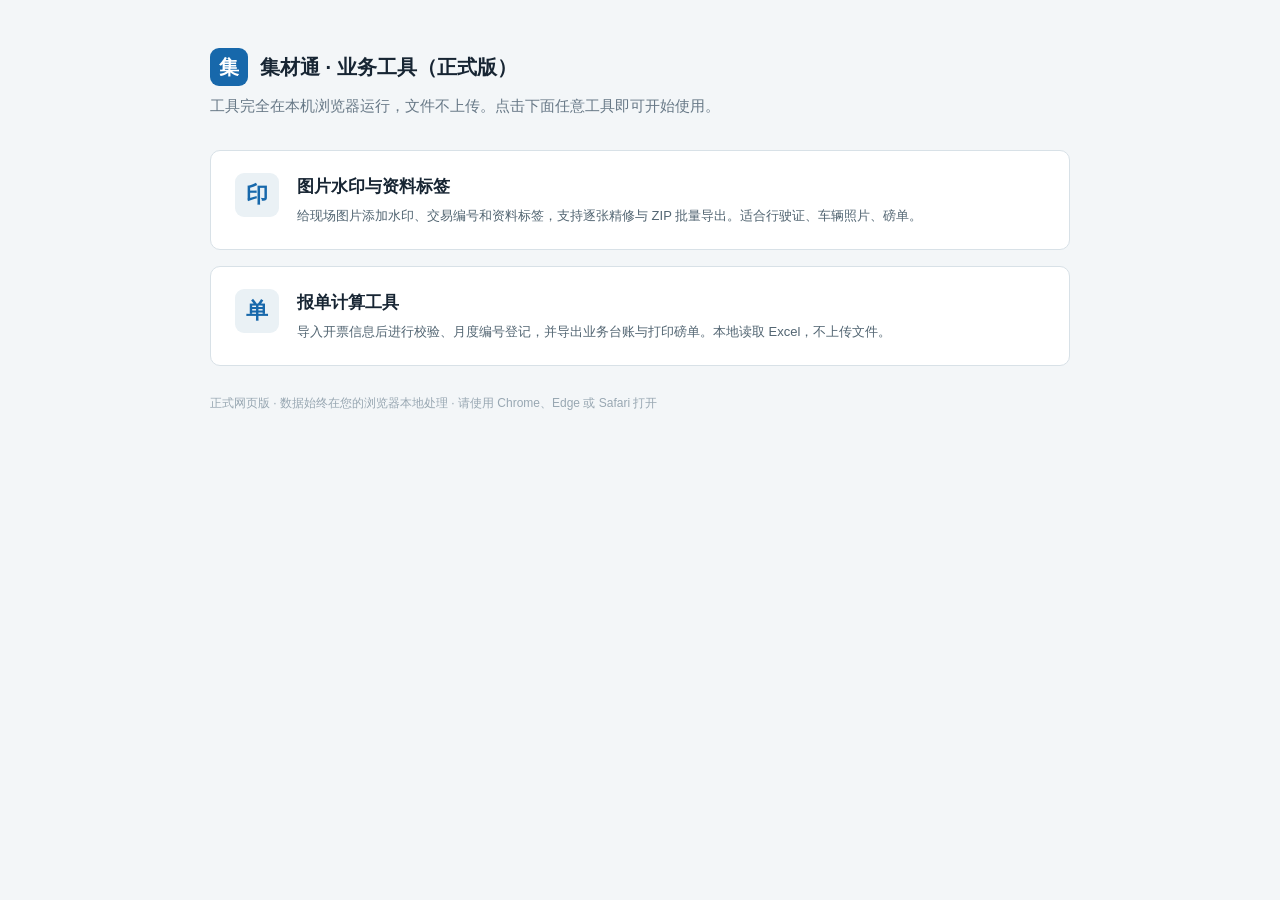
<file: index.html>
<!doctype html>
<html lang="zh-CN">
<head>
  <meta charset="utf-8"><meta name="viewport" content="width=device-width,initial-scale=1">
  <title>集材通 · 业务工具（正式版）</title>
  <style>
    body{margin:0;background:#f3f6f8;font:15px/1.6 -apple-system,BlinkMacSystemFont,"PingFang SC","Microsoft YaHei",sans-serif;color:#172533}
    .wrap{max-width:860px;margin:0 auto;padding:48px 24px}
    .brand{display:flex;align-items:center;gap:12px;font-weight:800;font-size:20px;margin-bottom:8px}
    .mark{width:38px;height:38px;border-radius:9px;background:#1768ab;color:#fff;display:grid;place-items:center;font-size:20px}
    .note{color:#687987;margin:0 0 32px}
    a.card{display:flex;gap:18px;align-items:flex-start;background:#fff;border:1px solid #d8e1e7;border-radius:10px;padding:22px 24px;margin-bottom:16px;text-decoration:none;color:inherit}
    a.card:hover{border-color:#1768ab;box-shadow:0 4px 16px rgba(23,104,171,.12)}
    .icon{width:44px;height:44px;border-radius:9px;background:#eaf1f5;color:#1768ab;display:grid;place-items:center;font-size:22px;font-weight:800;flex:none}
    h2{margin:0 0 6px;font-size:17px}
    p.desc{margin:0;color:#526572;font-size:13px}
    .foot{margin-top:28px;color:#98a7b2;font-size:12px}
  </style>
</head>
<body>
  <main class="wrap">
    <div class="brand"><span class="mark">集</span><span>集材通 · 业务工具（正式版）</span></div>
    <p class="note">工具完全在本机浏览器运行，文件不上传。点击下面任意工具即可开始使用。</p>
    <a class="card" href="tools/watermark/index.html">
      <span class="icon">印</span>
      <span><h2>图片水印与资料标签</h2><p class="desc">给现场图片添加水印、交易编号和资料标签，支持逐张精修与 ZIP 批量导出。适合行驶证、车辆照片、磅单。</p></span>
    </a>
    <a class="card" href="tools/weighbill/index.html">
      <span class="icon">单</span>
      <span><h2>报单计算工具</h2><p class="desc">导入开票信息后进行校验、月度编号登记，并导出业务台账与打印磅单。本地读取 Excel，不上传文件。</p></span>
    </a>
    <p class="foot">正式网页版 · 数据始终在您的浏览器本地处理 · 请使用 Chrome、Edge 或 Safari 打开</p>
  </main>
</body>
</html>
</file>
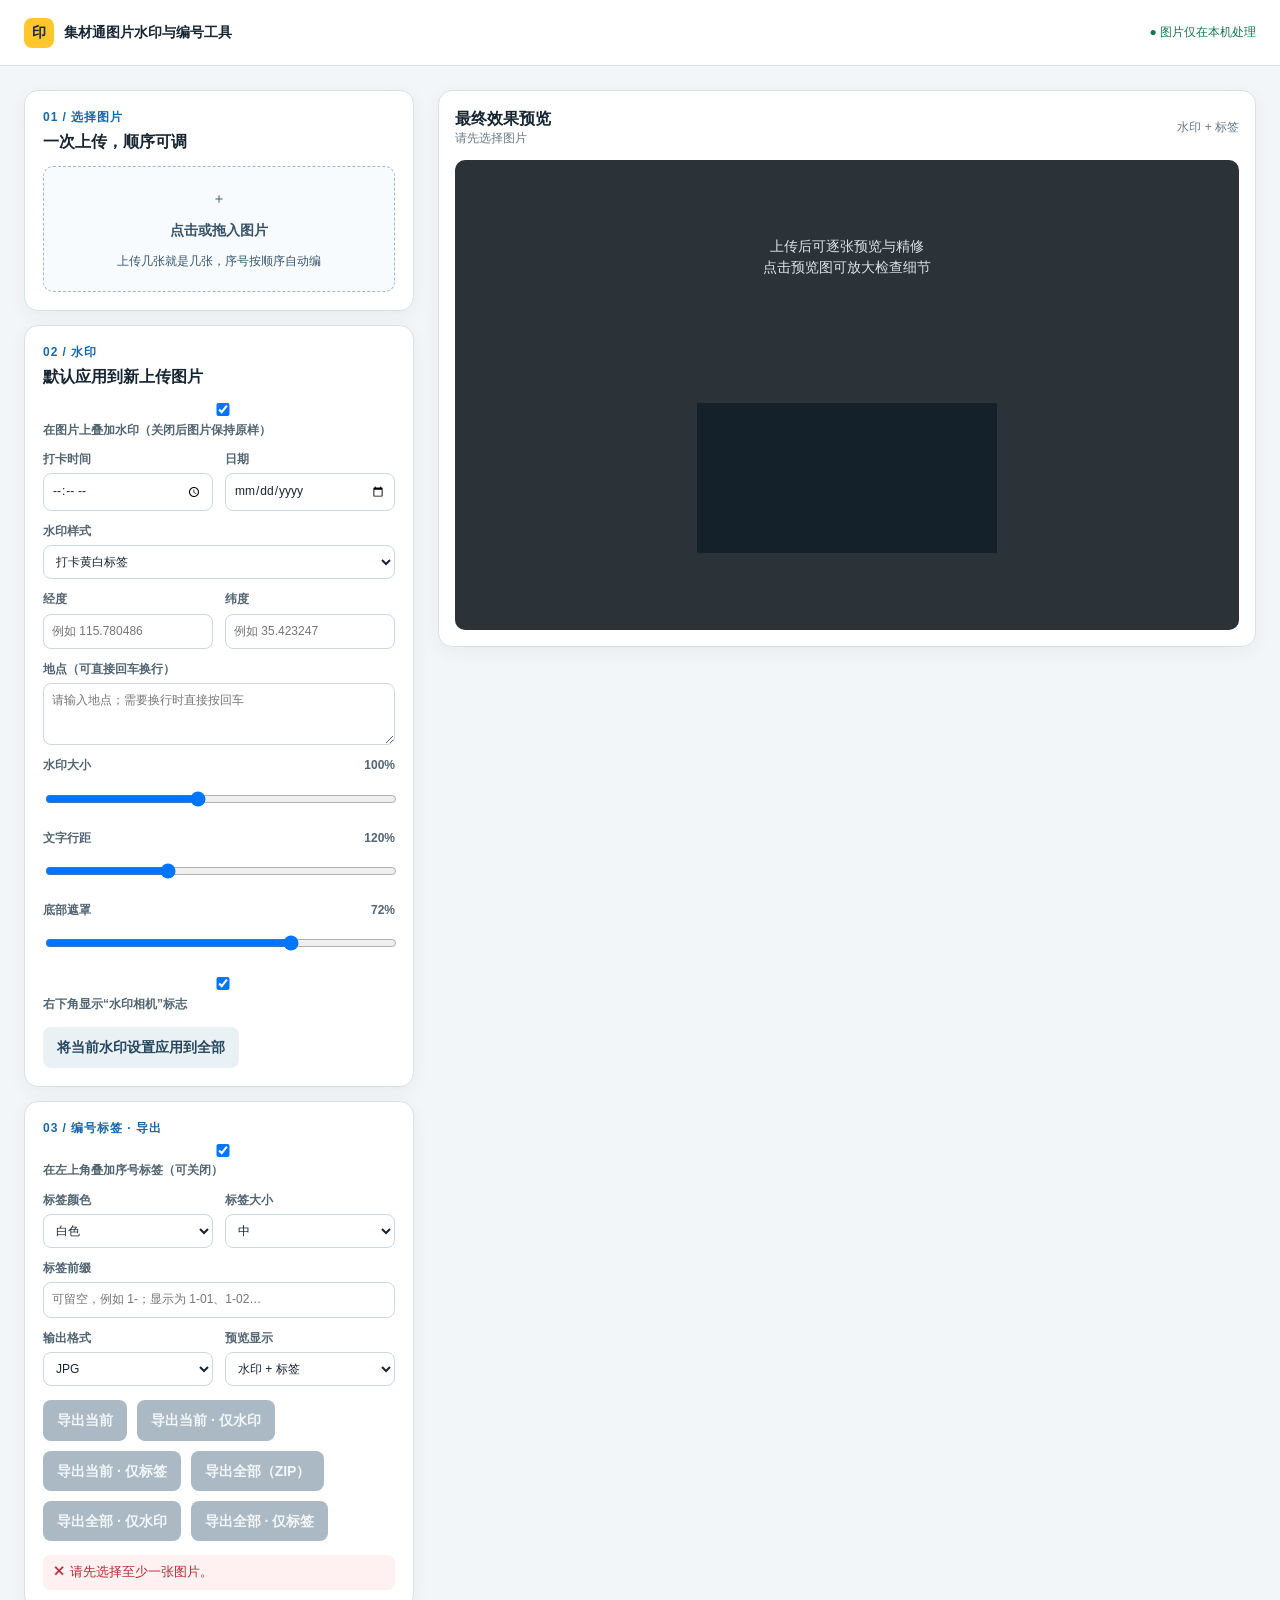
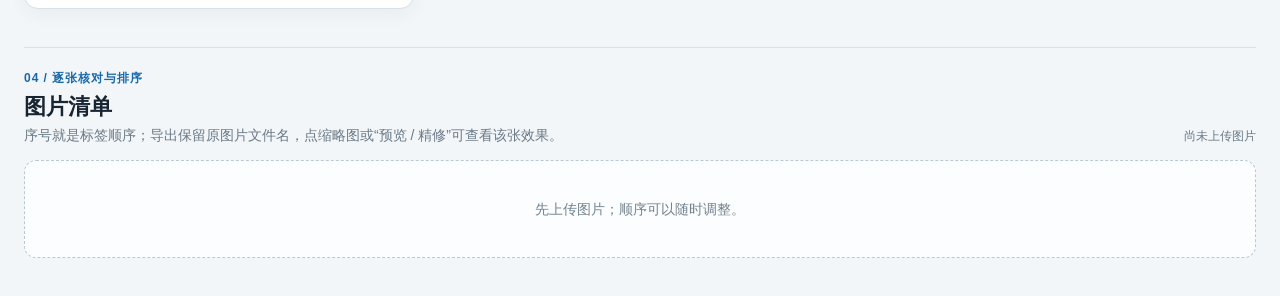
<file: tools/watermark/index.html>
<!doctype html>
<html lang="zh-CN">
<head>
  <meta charset="utf-8">
  <meta name="viewport" content="width=device-width, initial-scale=1"><link rel="icon" href="data:,">
  <title>集材通图片水印与编号工具</title>
  <style>
    :root{--blue:#1768ab;--ink:#172533;--muted:#687987;--line:#d8e1e7;--paper:#fff;--bg:#f3f6f8;--warn:#b25b10;--bad:#b22d35;--ok:#19744f}
    *{box-sizing:border-box}
    body{margin:0;background:var(--bg);font:14px/1.45 -apple-system,BlinkMacSystemFont,"PingFang SC","Microsoft YaHei",sans-serif;color:var(--ink)}
    button,input,select,textarea{font:inherit}
    button{cursor:pointer}
    .top{height:66px;background:#fff;border-bottom:1px solid var(--line);display:flex;align-items:center;justify-content:space-between;padding:0 max(24px,calc((100vw - 1440px)/2 + 24px));position:sticky;top:0;z-index:5}
    .brand{display:flex;align-items:center;gap:10px;font-weight:800}
    .mark{width:30px;height:30px;border-radius:8px;background:#ffc72c;display:grid;place-items:center}
    .hint{color:var(--ok);font-size:12px}
    .shell{max-width:1440px;margin:auto;padding:24px;display:grid;grid-template-columns:390px minmax(0,1fr);gap:24px;align-items:start}
    .panel,.preview{background:var(--paper);border:1px solid var(--line);border-radius:14px;box-shadow:0 5px 18px rgba(34,57,75,.05)}
    .panel{padding:18px;margin-bottom:14px}
    .panel h2,.panel h3{margin:0 0 12px;font-size:16px}
    .step{color:var(--blue);font-size:12px;font-weight:800;letter-spacing:.08em;margin-bottom:4px}
    .drop{width:100%;min-height:126px;border:1.5px dashed #9cb9ce;border-radius:10px;background:#f8fbfd;color:#355269;display:grid;place-items:center;text-align:center;padding:18px}
    .drop.over{border-color:var(--blue);background:#edf7ff}
    .drop strong{display:block;margin:6px}
    .field-grid{display:grid;grid-template-columns:1fr 1fr;gap:12px}
    .field{display:grid;gap:5px;color:#526572;font-size:12px;font-weight:700}
    .field.wide{grid-column:1/-1}
    .field input,.field select,.field textarea{width:100%;border:1px solid #cbd8e1;border-radius:8px;padding:8px;color:var(--ink);background:#fff;font-weight:400}
    .field textarea{min-height:62px;resize:vertical}
    .range-line{display:grid;grid-template-columns:1fr auto;gap:8px;align-items:center}
    .range-line input{accent-color:var(--blue)}
    .checks{margin:0;padding:0;list-style:none;display:grid;gap:7px;font-size:13px}
    .checks li{padding:8px 10px;border-radius:7px;background:#f4f7f9}
    .checks .bad{background:#fff0f1;color:var(--bad)}
    .checks .ok{background:#edf9f3;color:var(--ok)}
    .preview{padding:16px;position:sticky;top:90px}
    .preview-head{display:flex;justify-content:space-between;gap:12px;align-items:center;margin-bottom:12px}
    .preview-head strong{font-size:16px}
    .meta{color:var(--muted);font-size:12px}
    .canvas-wrap{min-height:470px;background:#2b3238;border-radius:10px;display:grid;place-items:center;padding:14px}
    canvas{display:block;max-width:100%;max-height:calc(100vh - 210px);height:auto;background:#15212a;cursor:zoom-in}
    .empty{color:#dce5eb;text-align:center}
    .actions{display:flex;flex-wrap:wrap;gap:10px;margin-top:14px}
    .primary,.secondary{border:0;border-radius:8px;padding:10px 14px;font-weight:800}
    .primary{background:var(--blue);color:#fff}
    .primary:disabled,.secondary:disabled{background:#aab9c3;color:#f4f7f9;cursor:not-allowed}
    .secondary{background:#eaf1f5;color:#25465e}
    .status{margin-top:12px;min-height:22px;border-radius:7px;padding:8px 10px;display:none}
    .status.show{display:block}
    .status.ok{background:#edf9f3;color:var(--ok)}
    .status.error{background:#fff0f1;color:var(--bad)}
    .status.info{background:#edf6fc;color:#1e5d8d}
    .batch{max-width:1440px;margin:0 auto 38px;padding:0 24px}
    .batch-top{display:flex;justify-content:space-between;align-items:end;gap:16px;border-top:1px solid var(--line);padding:22px 0 14px}
    .batch-top h2{margin:2px 0;font-size:22px}
    .sub{margin:0;color:var(--muted)}
    .rows{padding:10px 0;display:grid;gap:9px}
    .row{display:grid;grid-template-columns:40px 86px minmax(0,1fr) auto;gap:12px;align-items:center;padding:10px;border:1px solid #dde6eb;border-radius:9px;background:#fff}
    .row.active{border-color:var(--blue);box-shadow:0 0 0 2px rgba(23,104,171,.12)}
    .row-seq{font-weight:800;color:var(--blue);text-align:center;font-size:15px}
    .thumb{height:66px;width:86px;object-fit:cover;border-radius:6px;background:#e7edf1;cursor:pointer}
    .row-name{overflow:hidden;text-overflow:ellipsis;white-space:nowrap;font-size:12px;color:#5d7180}
    .row-fields{display:grid;grid-template-columns:minmax(150px,1fr) 112px 122px minmax(140px,1fr);gap:7px;margin-top:7px}
    .row-fields label{font-size:11px;color:#617482}
    .row-fields input{display:block;width:100%;padding:5px;border:1px solid #cbd8e1;border-radius:6px;background:#fff;margin-top:3px}
    .row-actions{display:flex;flex-wrap:wrap;gap:6px;justify-content:end}
    .row-actions button{border:1px solid #cbd8e1;background:#fff;color:#284a61;border-radius:6px;padding:6px 8px;font-size:12px;font-weight:700}
    .row-actions button:first-child{background:var(--blue);border-color:var(--blue);color:#fff}
    .row-actions button:disabled{opacity:.4;cursor:not-allowed}
    .no-files{padding:38px;text-align:center;color:#73828d;border:1px dashed #b7c9d5;border-radius:12px;background:#fbfdfe}
    .hidden{position:absolute;width:1px;height:1px;opacity:0;pointer-events:none}
    .zoom-modal{position:fixed;inset:0;background:rgba(10,16,22,.88);display:none;place-items:center;z-index:50;cursor:zoom-out;padding:24px}
    .zoom-modal.show{display:grid}
    .zoom-modal img{max-width:96vw;max-height:94vh;border-radius:8px;box-shadow:0 10px 40px rgba(0,0,0,.5)}
    @media(max-width:900px){.shell{grid-template-columns:1fr}.preview{position:static;grid-row:1}.batch-top{align-items:start;flex-direction:column}.row{grid-template-columns:34px 72px 1fr}.thumb{width:72px}.row-actions{grid-column:1/-1;justify-content:start}.row-fields{grid-template-columns:repeat(2,minmax(0,1fr))}}
    @media(max-width:560px){.top{padding:0 14px}.shell,.batch{padding-left:14px;padding-right:14px}.field-grid{grid-template-columns:1fr}.field.wide{grid-column:auto}.canvas-wrap{min-height:320px}.row-fields{grid-template-columns:1fr}.hint{display:none}}
  </style>
</head>
<body>
  <header class="top"><div class="brand"><span class="mark">印</span><span>集材通图片水印与编号工具</span></div><span class="hint">● 图片仅在本机处理</span></header>
  <main class="shell">
    <aside>
      <section class="panel">
        <div class="step">01 / 选择图片</div>
        <h2>一次上传，顺序可调</h2>
        <input id="files" class="hidden" type="file" accept="image/jpeg,image/png,image/webp,.jpg,.jpeg,.png,.webp" multiple>
        <button id="drop" class="drop" type="button"><span>＋</span><strong>点击或拖入图片</strong><small>上传几张就是几张，序号按顺序自动编</small></button>
      </section>
      <section class="panel">
        <div class="step">02 / 水印</div>
        <h3>默认应用到新上传图片</h3>
        <div class="field-grid">
          <label class="field wide"><span><input id="watermarkEnabled" type="checkbox" checked> 在图片上叠加水印（关闭后图片保持原样）</span></label>
          <label class="field">打卡时间<input id="time" type="time"></label>
          <label class="field">日期<input id="date" type="date"></label>
          <label class="field wide">水印样式<select id="watermarkStyle"><option value="card">打卡黄白标签</option><option value="audit">现场验证（经纬度 / 地址 / 时间）</option><option value="simple">简洁水印相机（多行信息）</option></select></label>
          <label class="field">经度<input id="lng" type="text" inputmode="decimal" placeholder="例如 115.780486"></label>
          <label class="field">纬度<input id="lat" type="text" inputmode="decimal" placeholder="例如 35.423247"></label>
          <label class="field wide">地点（可直接回车换行）<textarea id="location" placeholder="请输入地点；需要换行时直接按回车"></textarea></label>
          <label class="field wide"><span class="range-line">水印大小 <output id="sizeOut">100%</output></span><input id="size" type="range" min="55" max="160" value="100"></label>
          <label class="field wide"><span class="range-line">文字行距 <output id="lineHeightOut">120%</output></span><input id="lineHeight" type="range" min="90" max="180" value="120"></label>
          <label class="field wide"><span class="range-line">底部遮罩 <output id="shadeOut">72%</output></span><input id="shade" type="range" min="0" max="100" value="72"></label>
          <label class="field wide"><span><input id="brandMark" type="checkbox" checked> 右下角显示“水印相机”标志</span></label>
        </div>
        <div class="actions"><button id="applyAll" class="secondary" type="button">将当前水印设置应用到全部</button></div>
      </section>
      <section class="panel">
        <div class="step">03 / 编号标签 · 导出</div>
        <div class="field-grid">
          <label class="field wide"><span><input id="labelEnabled" type="checkbox" checked> 在左上角叠加序号标签（可关闭）</span></label>
          <label class="field">标签颜色<select id="labelColor"><option value="white">白色</option><option value="black">黑色</option></select></label>
          <label class="field">标签大小<select id="labelScale"><option value="0.035">小</option><option value="0.05" selected>中</option><option value="0.065">中大</option><option value="0.08">大</option></select></label>
          <label class="field wide">标签前缀<input id="labelPrefix" type="text" placeholder="可留空，例如 1-；显示为 1-01、1-02…"></label>
          <label class="field">输出格式<select id="format"><option value="image/jpeg">JPG</option><option value="image/png">PNG</option></select></label>
          <label class="field">预览显示<select id="previewOverlay"><option value="both" selected>水印 + 标签</option><option value="watermark">仅水印</option><option value="label">仅标签</option><option value="none">原图（都不叠加）</option></select></label>
        </div>
        <div class="actions">
          <button id="exportOne" class="secondary" type="button" disabled>导出当前</button>
          <button id="exportOneWatermark" class="secondary" type="button" disabled>导出当前 · 仅水印</button>
          <button id="exportOneLabel" class="secondary" type="button" disabled>导出当前 · 仅标签</button>
          <button id="exportAll" class="primary" type="button" disabled>导出全部（ZIP）</button>
          <button id="exportAllWatermark" class="secondary" type="button" disabled>导出全部 · 仅水印</button>
          <button id="exportAllLabel" class="secondary" type="button" disabled>导出全部 · 仅标签</button>
        </div>
        <ul id="checks" class="checks" style="margin-top:14px"></ul>
      </section>
    </aside>
    <section class="preview">
      <div class="preview-head">
        <div><strong>最终效果预览</strong><div id="previewMeta" class="meta">请先选择图片</div></div>
        <span id="overlaySummary" class="meta">水印 + 标签</span>
      </div>
      <div id="canvasWrap" class="canvas-wrap">
        <div class="empty">上传后可逐张预览与精修<br>点击预览图可放大检查细节</div>
        <canvas id="canvas" hidden></canvas>
      </div>
      <div id="status" class="status" role="status" aria-live="polite"></div>
    </section>
  </main>
  <section class="batch">
    <div class="batch-top">
      <div>
        <div class="step">04 / 逐张核对与排序</div>
        <h2>图片清单</h2>
        <p class="sub">序号就是标签顺序；导出保留原图片文件名，点缩略图或“预览 / 精修”可查看该张效果。</p>
      </div>
      <div id="count" class="meta">尚未上传图片</div>
    </div>
    <div id="groups"><div class="no-files">先上传图片；顺序可以随时调整。</div></div>
  </section>
  <div id="zoomModal" class="zoom-modal"><img id="zoomImg" alt="放大预览"></div>
  <script src="assets/jszip.min.js"></script>
  <script src="app.js"></script>
</body>
</html>
</file>
